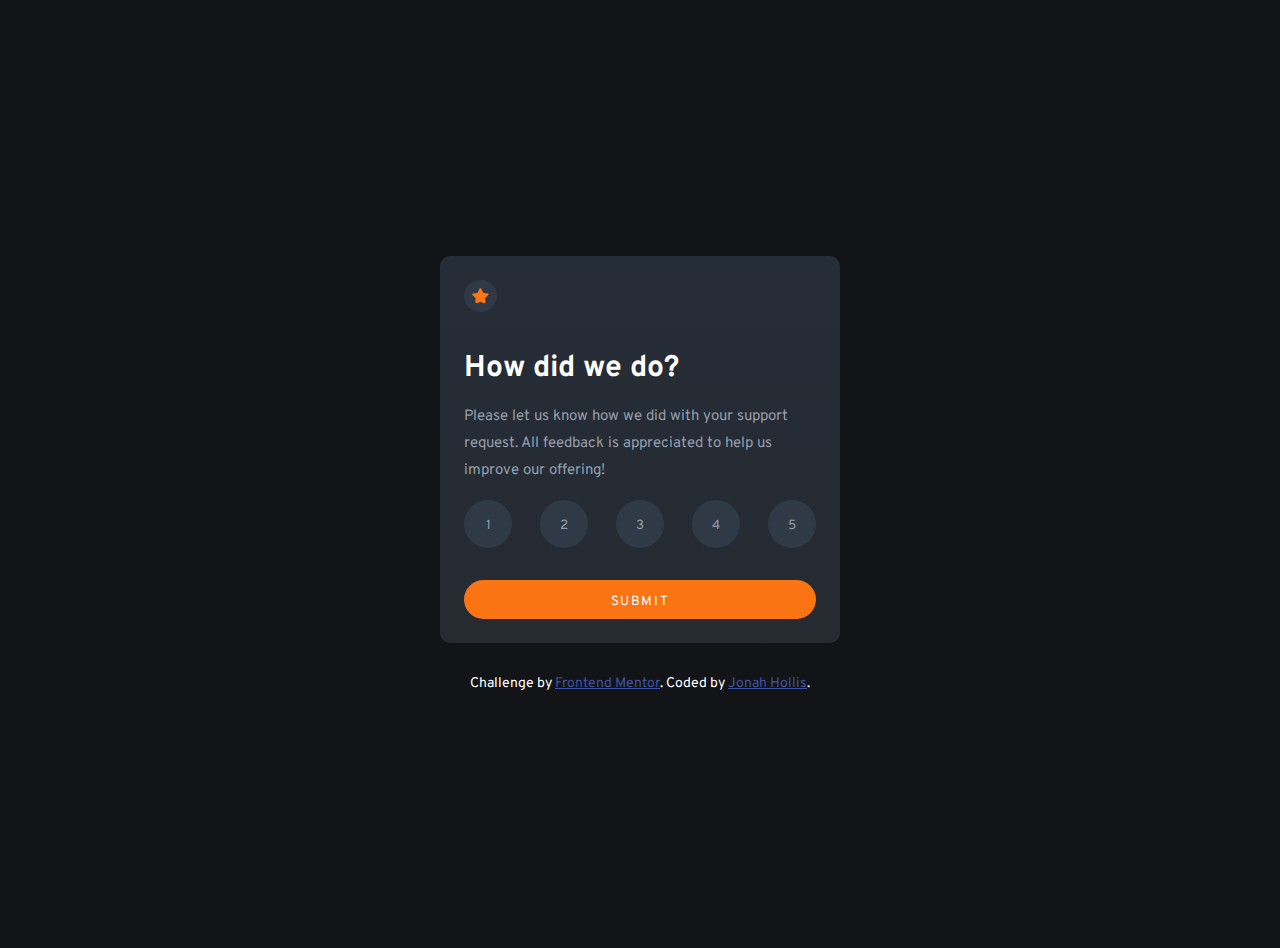
<file: interactive-rating-component-main/index.html>
<!DOCTYPE html>
<html lang="en">
<head>
  <meta charset="UTF-8">
  <meta name="viewport" content="width=device-width, initial-scale=1.0"> <!-- displays site properly based on user's device -->

  <link rel="icon" type="image/png" sizes="32x32" href="./images/favicon-32x32.png">
  
  <title>Frontend Mentor | Interactive rating component</title>

  <link rel="preconnect" href="https://fonts.googleapis.com">
  <link rel="preconnect" href="https://fonts.gstatic.com" crossorigin>
  <link href="https://fonts.googleapis.com/css2?family=Overpass:wght@400;700&display=swap" rel="stylesheet">

  <link rel="stylesheet" href="css/style.css">

  <!-- Feel free to remove these styles or customise in your own stylesheet 👍 -->
</head>
<body>


  <!-- Rating state start -->
  <div class="main">
    <img src="./images/icon-star.svg" class="btn-svg" alt="star">

    <h1>How did we do?</h1>

    <p>
      Please let us know how we did with your support request. All feedback is appreciated 
      to help us improve our offering!
    </p>

    <ul class="rating">
      <li><button class="btn">1</button></li>
      <li><button class="btn">2</button></li>
      <li><button class="btn">3</button></li>
      <li><button class="btn">4</button></li>
      <li><button class="btn">5</button></li>
    </ul>

    <button class="btn-submit" id="submit">
      Submit
    </button>

  </div>


    <!-- Rating state end -->

    <!-- Thank you state start -->
  <div class="thank-you hidden">
    <img src="./images/illustration-thank-you.svg" alt="thank you image">
    <p class="grey">
      You selected 
      <span id="rating">
        5
      </span> 
      out of 5
    </p>

    <h2>Thank you!</h2>

    <p>We appreciate you taking the time to give a rating. If you ever need more support, 
      don’t hesitate to get in touch!
    </p>

    <button class="btn-submit" id="rate-again">Submit</button>

  </div>

  <!-- Thank you state end -->

  
  <div class="attribution">
    Challenge by <a href="https://www.frontendmentor.io?ref=challenge" target="_blank">Frontend Mentor</a>. 
    Coded by <a href="https://www.jonahhollis.com">Jonah Hollis</a>.
  </div>

    



  <script type="text/javascript" src="./js/main.js"></script>
  </body>
</html>
</file>
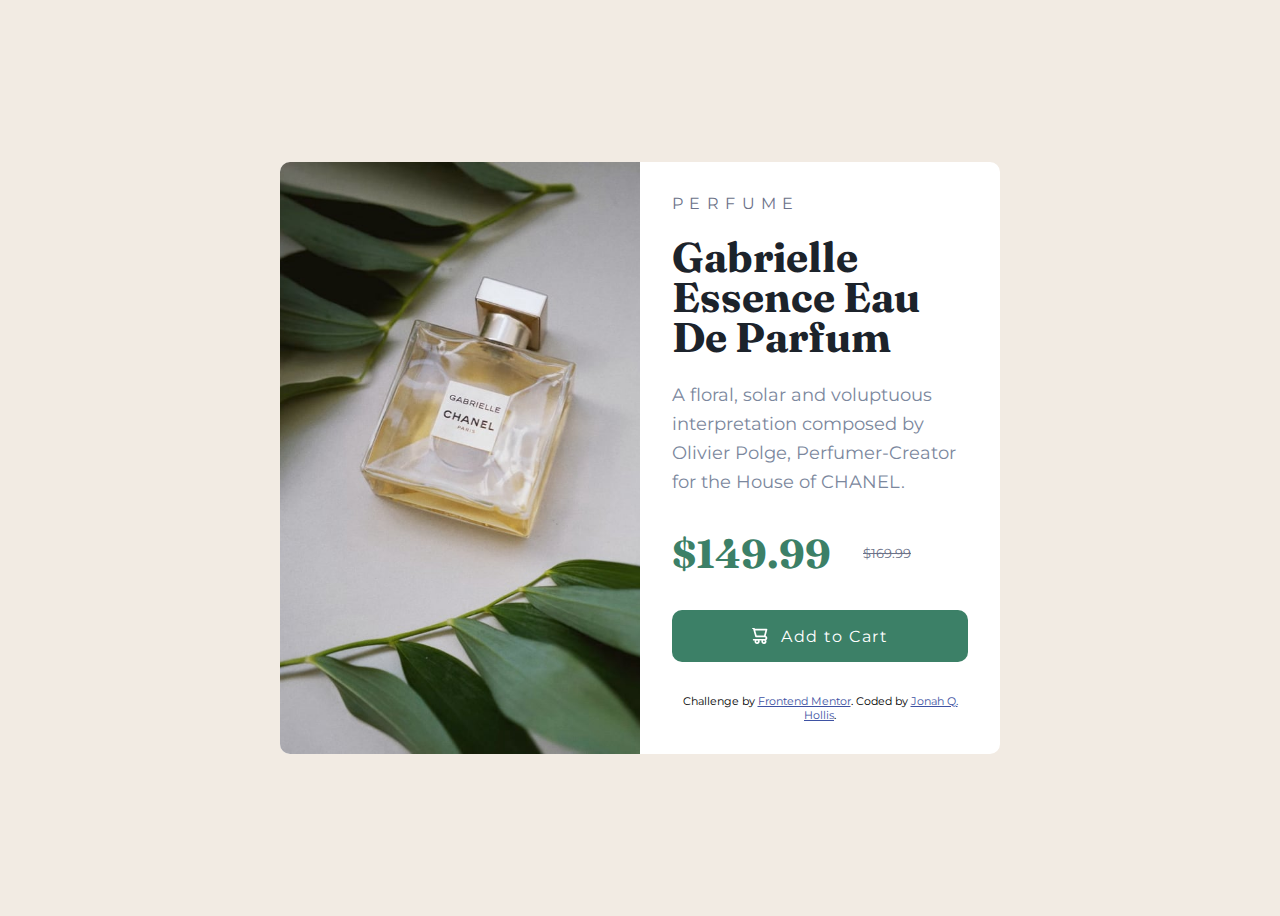
<file: product-preview-card-component-main/index.html>
<!DOCTYPE html>
<html lang="en">
<head>
  <meta charset="UTF-8">
  <meta name="viewport" content="width=device-width, initial-scale=1.0"> <!-- displays site properly based on user's device -->

  <link rel="icon" type="image/png" sizes="32x32" href="./images/favicon-32x32.png">
  
  <title>Frontend Mentor | Product preview card component</title>

  <link rel="preconnect" href="https://fonts.googleapis.com"><link rel="preconnect" href="https://fonts.gstatic.com" crossorigin><link href="https://fonts.googleapis.com/css2?family=Fraunces:opsz,wght@9..144,700&display=swap" rel="stylesheet">
  <link rel="preconnect" href="https://fonts.googleapis.com"><link rel="preconnect" href="https://fonts.gstatic.com" crossorigin><link href="https://fonts.googleapis.com/css2?family=Fraunces:opsz,wght@9..144,700&family=Montserrat:wght@500;700&display=swap" rel="stylesheet">

  <link rel="stylesheet" href="style.css">

</head>
<body>
  <main>
    <article>
      <section class="grid-item">
        <img src="images\image-product-desktop.jpg" alt="picture of chanel perfume bottle between two palm fronds">
      </section>
      <section class="grid-item">
        <section class="right-content">
          <span class="top">Perfume</span>
  
      <h1>Gabrielle Essence Eau De Parfum</h1>
    
      <p>
        A floral, solar and voluptuous interpretation composed by Olivier Polge, 
        Perfumer-Creator for the House of CHANEL.
      </p>
      <section class="pricing">
        <section>
          <h2>$149.99</h2>
        </section>
        <section>
          <h3>$169.99</h3>
        </section>
      </section>
      <button class="button"><img src="images\icon-cart.svg" class="btn-svg"          role="img"
        height="10"
        width="10"
        viewBox="0 0 10 10"
        aria-hidden="true"
        focusable="false"> Add to Cart</button>
      
      <div class="attribution">
        Challenge by <a href="https://www.frontendmentor.io?ref=challenge" target="_blank">Frontend Mentor</a>. 
        Coded by <a href="#">Jonah Q. Hollis</a>.
      </div>

        </section>
      </section>
    </article>

  </main>
</body>
</html>
</file>
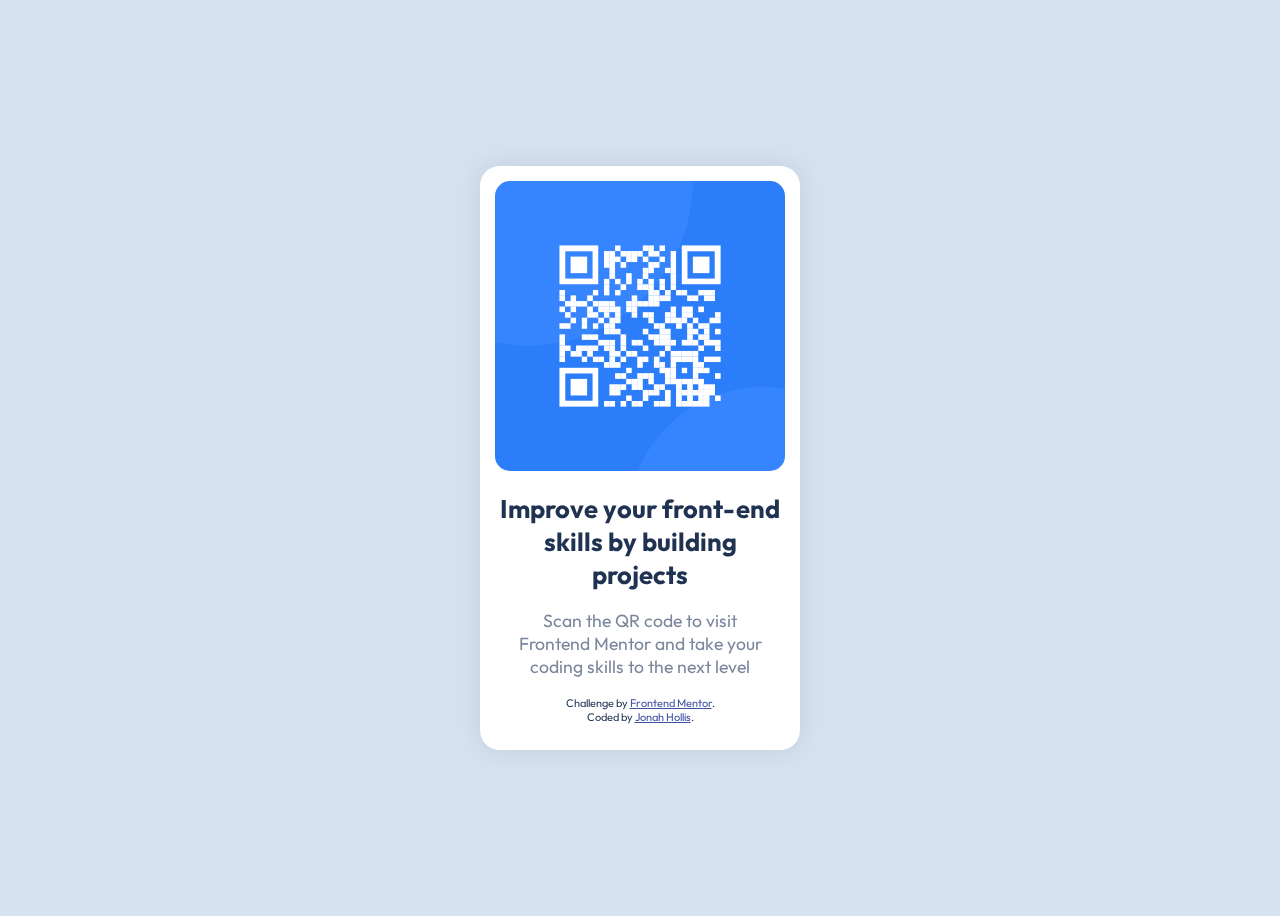
<file: qr-code-component-main/index.html>
<!DOCTYPE html>
<html lang="en">
<head>
  <meta charset="UTF-8">
  <meta name="viewport" content="width=device-width, initial-scale=1.0"> <!-- displays site properly based on user's device -->

  <link rel="icon" type="image/png" sizes="32x32" href="./images/favicon-32x32.png">
  
  <title>Frontend Mentor | QR code component</title>

  <link rel="icon" type="images/favicon-32x32" href="/images/favicon-32x32.jpg">
  <link rel="preconnect" href="https://fonts.googleapis.com">
  <link rel="preconnect" href="https://fonts.gstatic.com" crossorigin>
  <link href="https://fonts.googleapis.com/css2?family=Outfit:wght@200;400;500;600;700&display=swap" rel="stylesheet">

  <!-- external CSS link -->
  <link rel="stylesheet" href="style.css">
</head>
<body>
  <main>
    <article>
      <img src="images/image-qr-code.png" alt="qr code image">
      <h1>
        Improve your front-end skills by building projects
      </h1>
      <p>
        Scan the QR code to visit Frontend Mentor and take your coding skills to the next level
      </p>
      
      <div class="attribution">
        <ul>
          <li>
            <span>
              Challenge by <a href="https://www.frontendmentor.io?ref=challenge" target="_blank">Frontend Mentor</a>.
            </span> 
          </li>
          <li>
            <span>
              Coded by <a href="#">Jonah Hollis</a>.
            </span>
          </li>
        </ul>
      </div>
    </article>

  </main>
</body>
</html>
</file>
<file: interactive-rating-component-main/css/style.css>
/* # Front-end Style Guide

## Layout

The designs were created to the following widths:

- Mobile: 375px
- Desktop: 1440px

## Colors

### Primary

- Orange: hsl(25, 97%, 53%)

### Neutral

- White: hsl(0, 0%, 100%)
- Light Grey: hsl(217, 12%, 63%)
- Medium Grey: hsl(216, 12%, 54%)
- Dark Blue: hsl(213, 19%, 18%)
- Very Dark Blue: hsl(216, 12%, 8%)

## Typography

### Body Copy

- Font size (paragraph): 15px

### Font

- Family: [Overpass](https://fonts.google.com/specimen/Overpass)
- Weights: 400, 700 */

@import url('https://fonts.googleapis.com/css2?family=Overpass:wght@400;700&display=swap');

* {
  margin: 0;
  padding: 0;
  box-sizing: border-box;
}

body {
  font-family: 'Overpass', sans-serif;
  font-size: 15px;
  background-color: hsl(216, 12%, 8%);
  margin: 1.5rem;
  display: flex;
  flex-direction: column;
  align-items: center;
  justify-content: center;
  min-height: 100vh;
}

.main, .thank-you {
  background: linear-gradient(hsl(213, 19%, 18%), hsl(218, 13%, 17%));
  padding: 1.5rem;
  border-radius: 0.625rem;
  max-width: 400px;
}

.main img {
  background-color: hsl(211, 19%, 23%);
  padding: 0.5rem;
  border-radius: 50%;
}

.main h1 {
  color: #fff;
  margin: 2rem 0 1rem
}

.main p {
  color: hsl(217, 12%, 63%);
  margin-bottom: 1rem;
}

.main ul {
  display: flex;
  flex-wrap: wrap;
  align-items: center;
  justify-content: space-between;
  margin-bottom: 2rem;
}

.main ul li button {
  width: 3rem;
  height: 3rem;
  border: none;
  background-color: hsl(211, 19%, 23%);
  border-radius: 50%;
  padding-top: 0.2rem;
  cursor: pointer;
  transition: 0.2s;
  color: hsl(217, 12%, 63%);
}

.main ul li button:hover {
  background-color: hsl(25, 97%, 53%);
  color: #fff;
}

.main ul li button:focus {
  background-color: hsl(217, 12%, 63%);
  color: #fff;
}

.btn-submit {
  background-color: hsl(25, 97%, 53%);
  color: #fff;
  text-transform: uppercase;
  letter-spacing: 0.1rem;
  width: 100%;
  padding: 0.8rem 0 0.6rem;
  border: none;
  border-radius: 30px;
  transform: 0.2s;
  }

.btn-submit:hover {
  background-color: #fff;
  color:hsl(25, 97%, 53%);
}

.thank-you {
  display: flex;
  flex-direction: column;
  align-items: center;
  text-align: center;
}

.thank-you img {
  display: block;
  margin: 0 auto 2rem;
}

.thank-you p.grey {
  background-color: hsl(211, 19%, 23%);
  color: hsl(25, 97%, 53%);
  border-radius: 30px;
  padding: 0.3rem 0.9rem 0.1rem;
  font-size: 0.9rem;
  margin-bottom: 2rem;
}

.thank-you h2 {
  color: #fff;
  margin-bottom: 1rem;
}

.thank-you p {
  color:hsl(217, 12%, 63%);
  margin-bottom: 2rem;
}

.hidden {
  display: none;
}

p {
  line-height: 1.8;
}

ul {
  list-style-type: none;
}

button {
  font-family: inherit;
}

.attribution { 
  font-size: 14px; 
  text-align: center; 
  color: #fff;
  margin-top: 2rem;
}
.attribution a { 
  color: hsl(228, 45%, 44%); 
}
</file>
<file: product-preview-card-component-main/style.css>
* {
    box-sizing: border-box;
} 

body {
    font-family: 'Montserrat', sans-serif;
    background-color: hsl(30, 38%, 92%);
    min-height: 100vh;
    display: grid;
    place-content: center;
}

h1 {
    font-family: 'Fraunces', serif;
    font-size: 2.6em;
    color: hsl(212, 21%, 14%);
    font-weight: 700;
    margin: 1.5rem 0;
    line-height: 2.5rem;
}

h2 {
    font-family: 'Fraunces', serif;
    display: inline;
    font-size: 2.5rem;
    color: hsl(158, 36%, 37%);
    font-weight: 700;
}

h3 {
    display: inline;
    font-size: .8em;
    color: hsl(228, 12%, 48%);
    font-weight: 400;
    text-decoration: line-through;

}

p {
    font-size: 1.1em;
    color: hsl(220, 15%, 55%);
    font-weight: 400;
    line-height: 1.8rem;
    margin: 0 0 2rem 0;
    padding: 0;
}

span.top {
    display: block;
    letter-spacing: .4rem;
    color: hsl(228, 12%, 48%);
    font-weight: 400;
    text-transform: uppercase;
} 

.button {
    font-family: 'Montserrat', sans-serif;
    display: block;
    font-size: 1rem;
    color: #fff;
    background-color: hsl(158, 36%, 37%);
    width: 100%;
    padding: 1rem;
    border-radius: 10px;
    border: 0;
    margin: 2rem 0;
    letter-spacing: .09rem;
}

.button:hover {
    background-color: hsl(157, 35%, 22%);
}

.button:focus {
    background-color: black;
}

.btn-svg {
    position: relative;
    top: .125em;
    height: 1em;
    width: 1em;
    overflow: hidden;
    clip: rect(0, 0, 0, 0);
    white-space: nowrap;
    margin-right: .5rem;
}

main {
    max-width: 45rem;
}

article {
    display: grid;
    grid-template-columns: 1fr 1fr;
    background-color: #fff;
    border-radius: 10px;
    overflow: hidden;
}

.right-content {
    padding: 2rem 2rem;

}

img {
    width:100%;
    height:100%;
    object-fit: cover;
}

.pricing {
    display: grid;
    grid-template-columns: 1fr 1fr;
}

.pricing > section + section {
    display : flex;
    align-items : center;
    padding-left: 2rem;
}


.attribution { 
    font-size: 11px; 
    text-align: center;
    margin: 2rem 0 0 0;
 }
.attribution a { 
    color: hsl(228, 45%, 44%); 
}

@media screen and (max-width: 480px) {
    article {
        grid-template-columns: 1fr;
        margin: .8rem;
    }
    article img {
        max-height: 20rem;
    }
    h1 {
        font-size: 2.5em;
    }
    .pricing > section + section {
        display : flex;
        align-items : center;
        padding-left: 1rem;
    }

}

/* 
# Front-end Style Guide

## Layout

The designs were created to the following widths:

- Mobile: 375px
- Desktop: 1440px

## Colors

### Primary

- Dark cyan: hsl(158, 36%, 37%)
- Cream: hsl(30, 38%, 92%)

### Neutral

- Very dark blue: hsl(212, 21%, 14%)
- Dark grayish blue: hsl(228, 12%, 48%)
- White: hsl(0, 0%, 100%)

## Typography

### Body Copy

- Font size (paragraph): 14px

### Font

- Family: [Montserrat](https://fonts.google.com/specimen/Montserrat)
- Weights: 500, 700

- Family: [Fraunces](https://fonts.google.com/specimen/Fraunces)
- Weights: 700
 */
</file>
<file: qr-code-component-main/style.css>
/* Responsive Example */

 * {
    box-sizing: border-box;
}  

h1 {
    font-size: 1.6em;
    color: hsl(218, 44%, 22%);
    font-weight: 700;
}

p {
    font-size: 1.1em;
    color: hsl(220, 15%, 55%);
    font-weight: 400;
}

span {
    color: hsl(218, 44%, 22%);
    font-weight: 400;
} 

body {
    min-height: 100vh;
    display: grid;
    place-content: center;
/*     place-items: center;
    align-items: center;  */
    justify-items: center;
    background-color: hsl(212, 45%, 89%);
    font-family: 'Outfit', sans-serif;

}

main {
/*     margin-top: 10%;
    max-width: 30%; */
    max-width: 20rem;

}

img{
    max-width:100%;
    max-height:100%;
    border-radius: 15px;
}

.attribution { font-size: 11px; text-align: center; }
.attribution a { color: hsl(228, 45%, 44%); }

div.attribution ul {
    list-style-type: none;
    padding-left: 0px;
}

article {
/*     margin-top: 10%;
    max-width: 30%; */
    text-align: center; 
    padding: 15px;
    border-radius: 20px;
    background-color: hsl(0, 0%, 100%);
    filter: drop-shadow(0 0 0.75rem rgba(37, 31, 33, 0.100));
}

article p {
    padding-left: 5%;
    padding-right: 5%;
}
</file>
